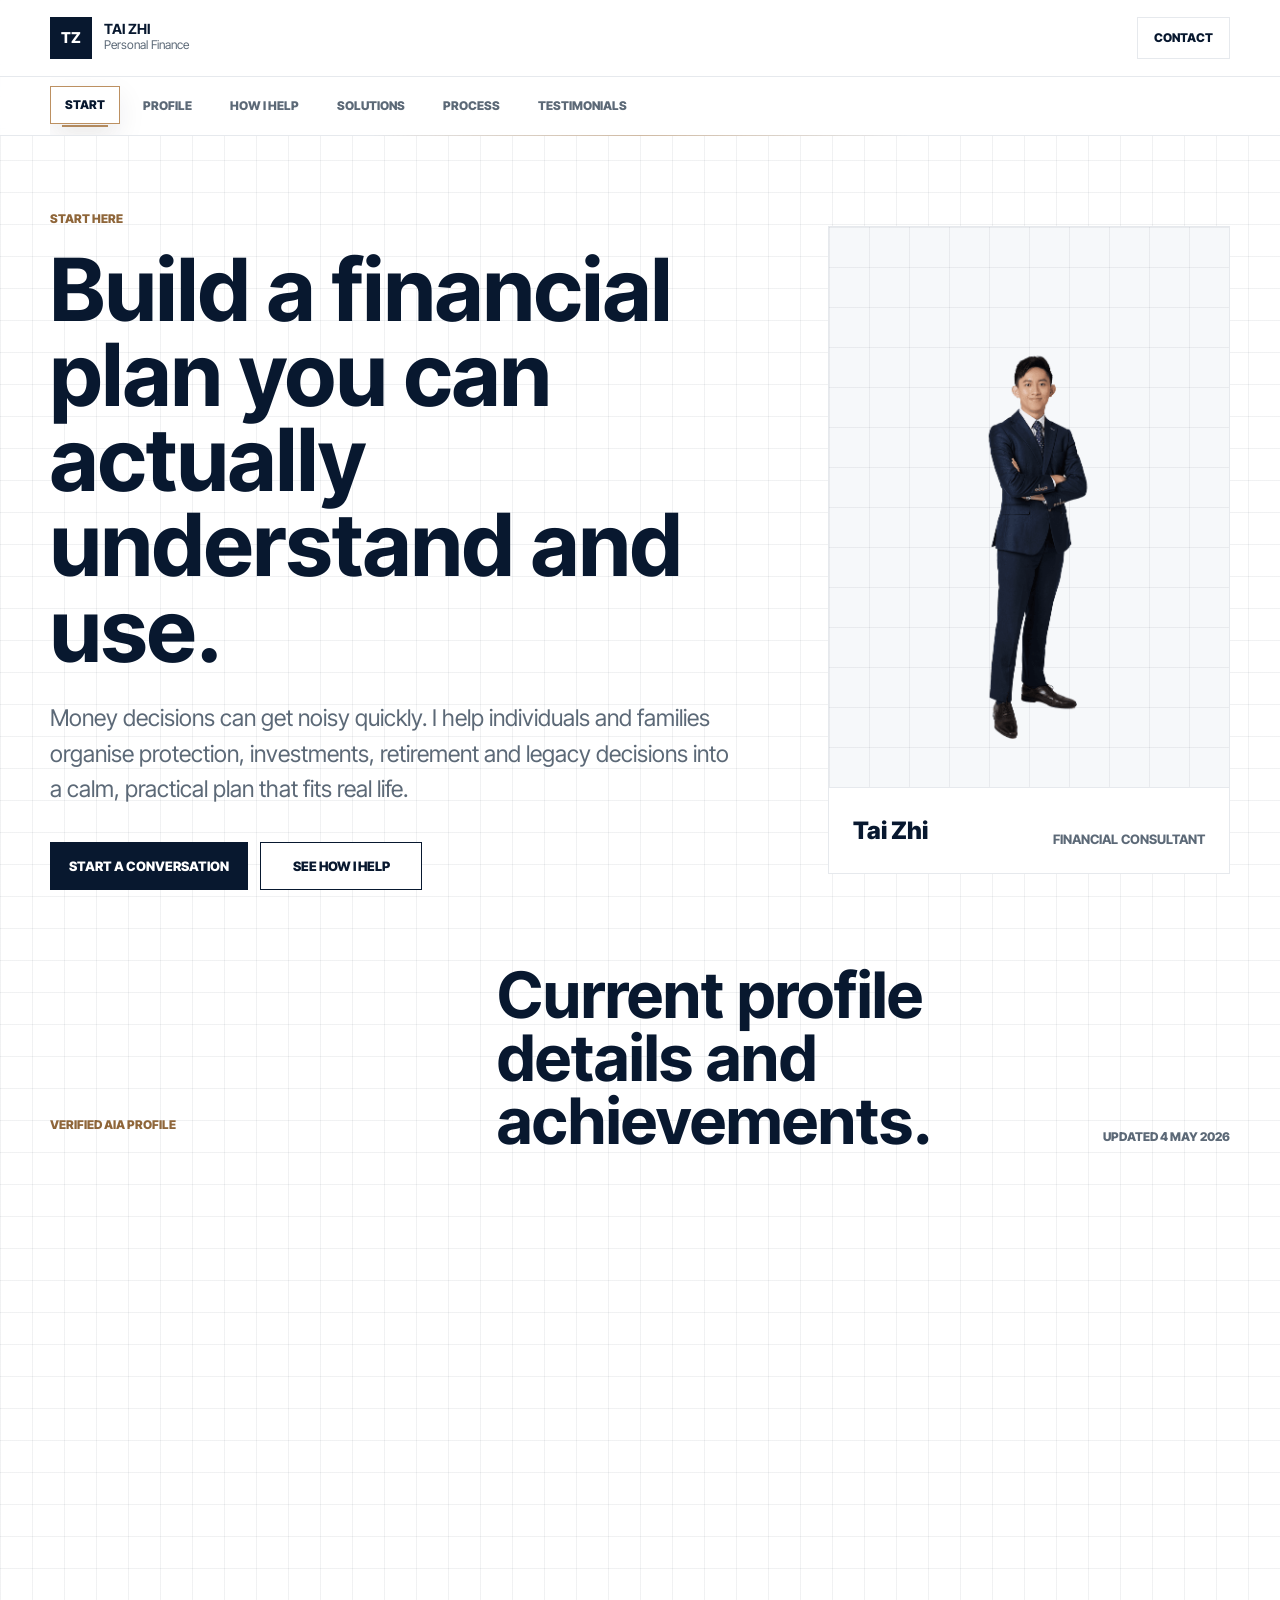
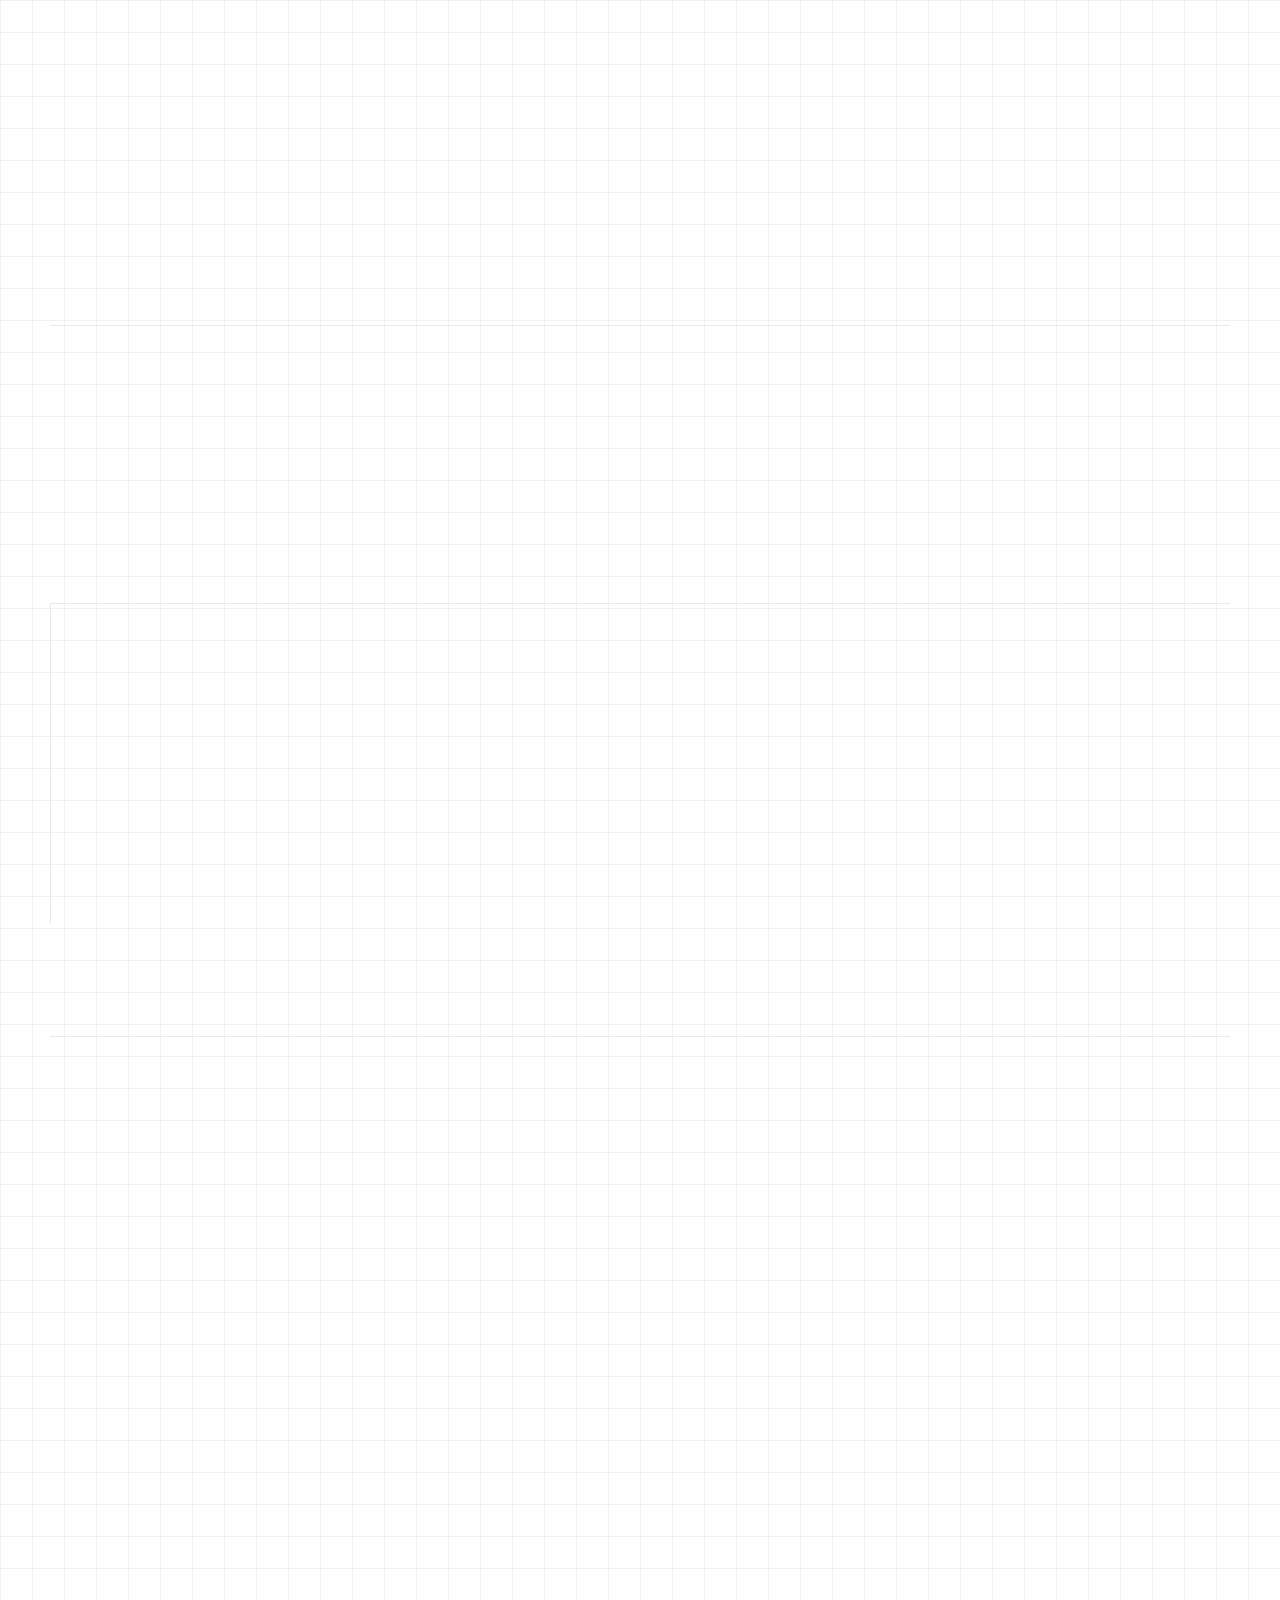
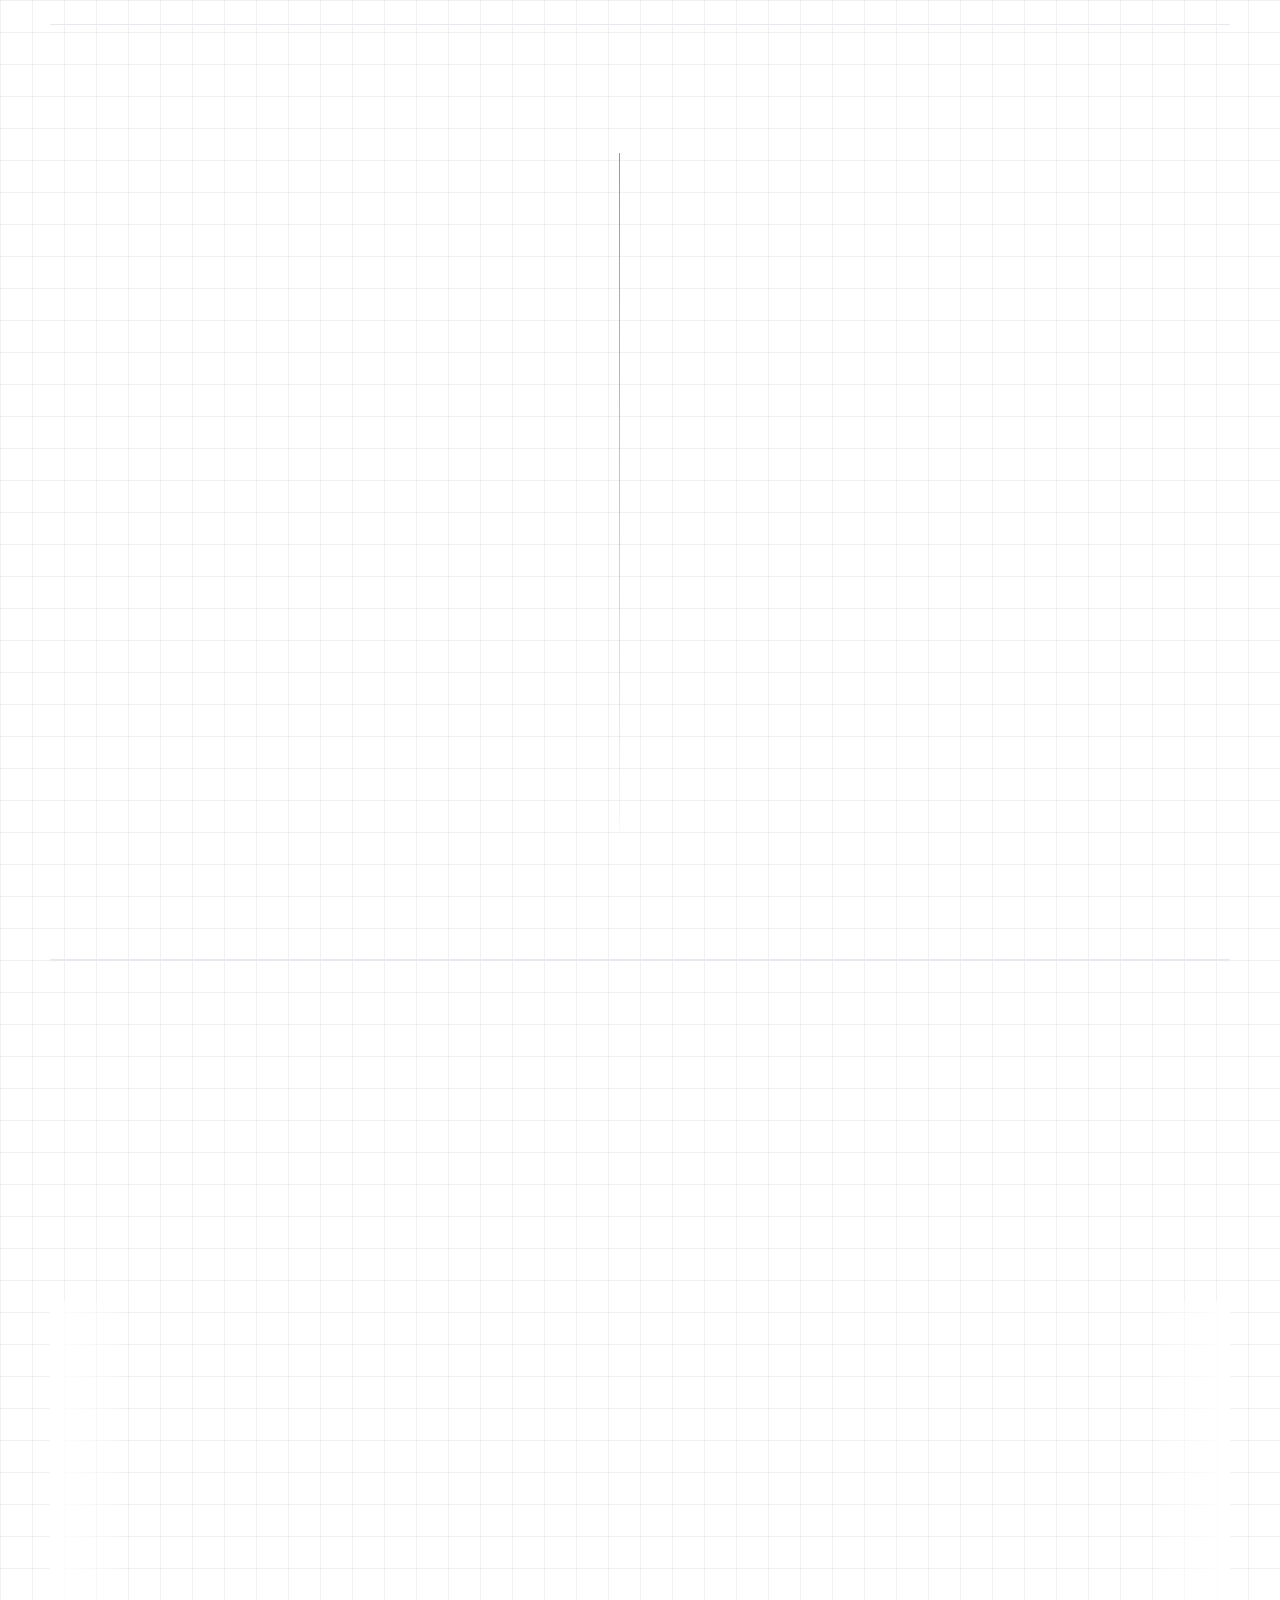
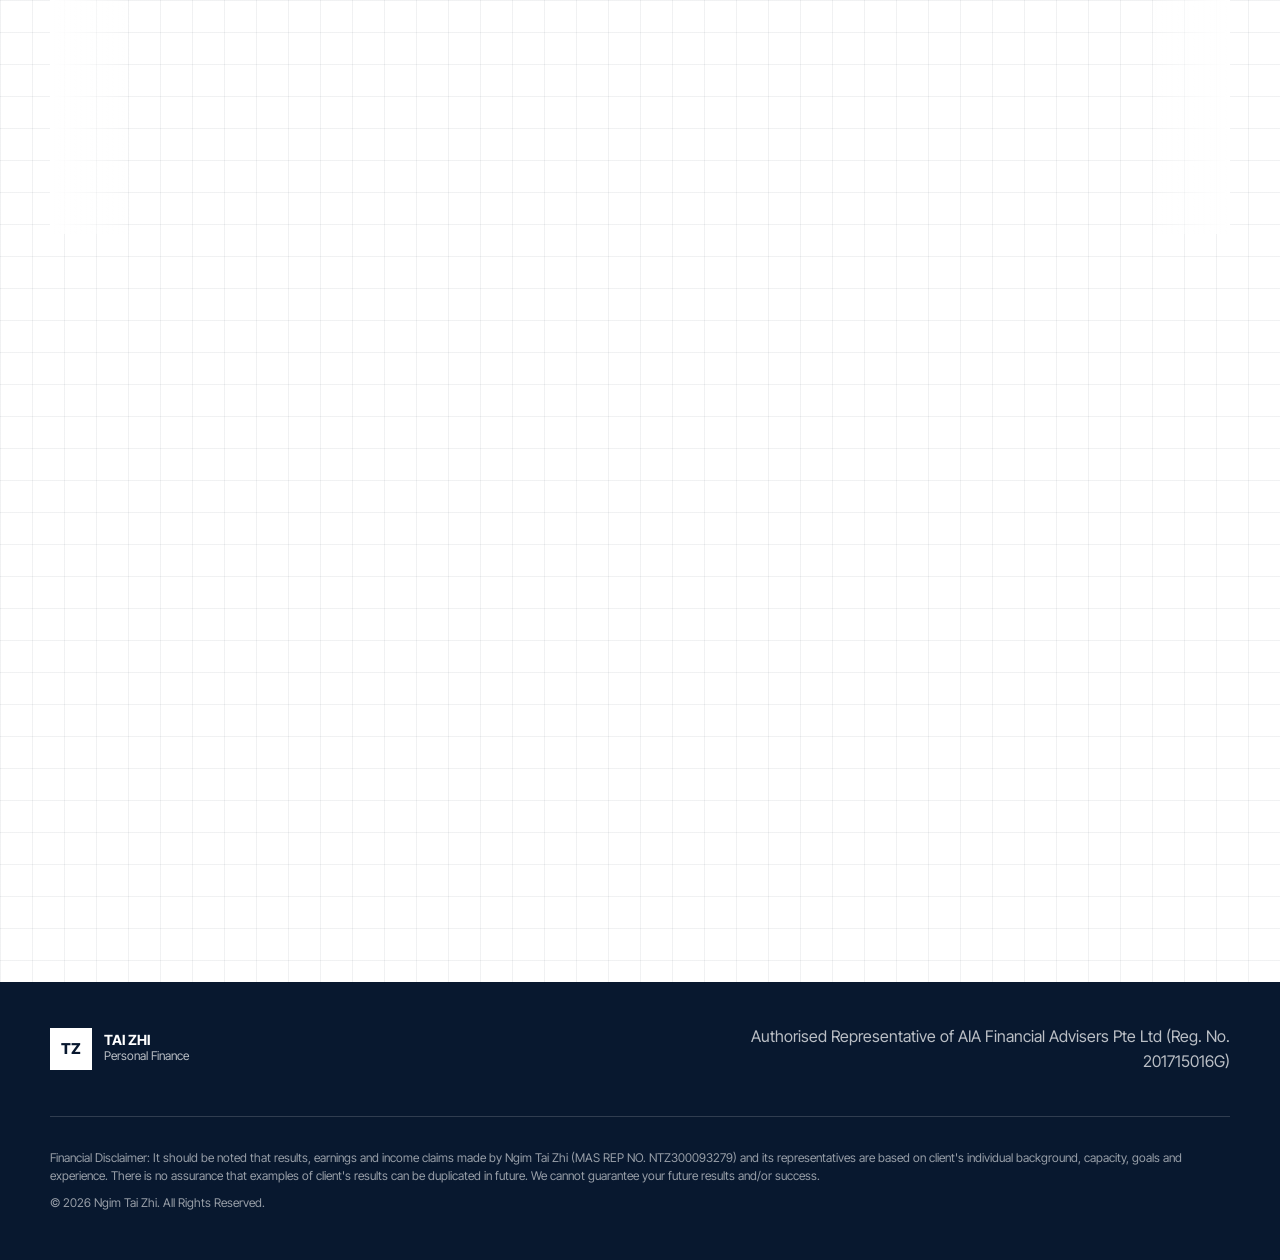
<file: index.html>
<!doctype html>
<html lang="en-SG">
  <head>
    <meta charset="utf-8">
    <meta name="viewport" content="width=device-width, initial-scale=1">
    <title>Ngim Tai Zhi | Personal Finance</title>
    <meta name="description" content="Friendly, structured financial planning with Ngim Tai Zhi, AIAFA Financial Services Consultant.">
    <meta property="og:title" content="Ngim Tai Zhi | Personal Finance">
    <meta property="og:description" content="Protection, investment, retirement and legacy planning made clearer.">
    <meta property="og:type" content="website">
    <meta property="og:image" content="assets/mirror/framerusercontent.com/images/7gYDsqdzxhE9u6Rc389NluDOKk.scale-down-to-1024.png">
    <meta name="theme-color" content="#08182f">
    <link rel="preconnect" href="https://fonts.googleapis.com">
    <link rel="preconnect" href="https://fonts.gstatic.com" crossorigin>
    <link href="https://fonts.googleapis.com/css2?family=Inter+Tight:wght@400;500;600;700;800;900&display=swap" rel="stylesheet">
    <link rel="stylesheet" href="assets/redesign.css?v=20260504-process-checks-2">
    <script async src="https://www.googletagmanager.com/gtag/js?id=G-VYE7EDQP5F"></script>
    <script>
      window.dataLayer = window.dataLayer || [];
      function gtag(){window.dataLayer.push(arguments);}
      gtag("js", new Date());
      gtag("config", "G-VYE7EDQP5F");
    </script>
  </head>
  <body>
    <a class="skip-link" href="#main">Skip to content</a>

    <header class="site-header" data-header>
      <nav class="nav-shell" aria-label="Primary navigation">
        <a class="brand" href="#top" aria-label="Ngim Tai Zhi home">
          <span class="brand-mark">TZ</span>
          <span class="brand-text">
            <strong>Tai Zhi</strong>
            <small>Personal Finance</small>
          </span>
        </a>
        <a class="header-cta" href="https://wa.me/6597721028" target="_blank" rel="noopener">Contact</a>
      </nav>
    </header>

    <nav class="section-tabs" aria-label="Page sections">
      <div class="tab-inner">
        <a class="tab-link is-active" href="#top" data-tab-link>Start</a>
        <a class="tab-link" href="#profile" data-tab-link>Profile</a>
        <a class="tab-link" href="#services" data-tab-link>How I Help</a>
        <a class="tab-link" href="#products" data-tab-link>Solutions</a>
        <a class="tab-link" href="#method" data-tab-link>Process</a>
        <a class="tab-link" href="#testimonials" data-tab-link>Testimonials</a>
      </div>
    </nav>

    <main id="main">
      <section class="hero" id="top" aria-labelledby="hero-title">
        <div class="hero-copy">
          <p class="eyebrow">Start here</p>
          <h1 id="hero-title">Build a financial plan you can actually understand and use.</h1>
          <p class="hero-lede">
            Money decisions can get noisy quickly. I help individuals and families organise protection, investments, retirement and legacy decisions into a calm, practical plan that fits real life.
          </p>
          <div class="hero-actions">
            <a class="button button-primary" href="https://wa.me/6597721028" target="_blank" rel="noopener">Start a conversation</a>
            <a class="button button-secondary" href="#services">See how I help</a>
          </div>
        </div>
        <aside class="hero-card" aria-label="Tai Zhi profile summary">
          <div class="portrait-frame">
            <img src="assets/mirror/framerusercontent.com/images/7gYDsqdzxhE9u6Rc389NluDOKk.scale-down-to-1024.png" alt="Ngim Tai Zhi">
          </div>
          <div class="profile-mini">
            <p data-aia-name>Tai Zhi</p>
            <span data-aia-role>Financial Consultant</span>
          </div>
        </aside>
      </section>

      <section class="profile-proof scroll-section" id="profile" aria-labelledby="profile-proof-title">
        <div class="profile-proof-heading">
          <p class="eyebrow">Verified AIA profile</p>
          <h2 id="profile-proof-title">Current profile details and achievements.</h2>
          <p data-aia-synced>Updated 4 May 2026</p>
        </div>
        <div class="profile-proof-card">
          <div class="profile-stats" data-aia-stats>
            <article class="stat-card is-relationship"><em>Client base</em><strong>197</strong><span>Total clients</span></article>
            <article class="stat-card is-relationship"><em>Policies</em><strong>436</strong><span>Total policies</span></article>
            <article class="stat-card is-claims"><em>Claims</em><strong>320</strong><span>Claims approved</span></article>
            <article class="stat-card is-claims"><em>Claims</em><strong>SGD 430.4 k</strong><span>Claims value</span></article>
            <article class="stat-card is-coverage"><em>Protection value</em><strong>SGD 47.0 m</strong><span>Sum assured (Death)</span></article>
            <article class="stat-card is-coverage"><em>Protection value</em><strong>SGD 45.1 m</strong><span>Sum assured (Total permanent disability)</span></article>
            <article class="stat-card is-coverage"><em>Protection value</em><strong>SGD 53.2 m</strong><span>Sum assured (Critical illness)</span></article>
          </div>
          <div class="achievement-list" data-aia-achievements>
            <article>
              <div><h3>MDRT</h3><p>Last achieved in 2026</p></div>
              <span>4-time achiever</span>
            </article>
            <article>
              <div><h3>PRESTIGE TITANIUM</h3><p>Last achieved in 2026</p></div>
              <span>3-time achiever</span>
            </article>
            <article>
              <div><h3>CAREER AGENT BENEFIT</h3><p>Last achieved in 2025</p></div>
              <span>2-time achiever</span>
            </article>
            <article>
              <div><h3>CENTURION</h3><p>Last achieved in 2025</p></div>
            </article>
            <article>
              <div><h3>CONVENTION</h3><p>Last achieved in 2025</p></div>
            </article>
          </div>
        </div>
      </section>

      <section class="section services-section scroll-section" id="services" aria-labelledby="services-title">
        <div class="section-heading">
          <p class="eyebrow">How I help</p>
          <h2 id="services-title">Where I help clients create clarity.</h2>
        </div>
        <div class="service-grid">
          <article>
            <span>01</span>
            <h3>Protection planning</h3>
            <p>Clarify what should be protected, where the gaps are and whether existing policies still fit your life today.</p>
          </article>
          <article>
            <span>02</span>
            <h3>Investment planning</h3>
            <p>Build an allocation approach around goals, time horizon, risk comfort and the discipline needed to stay invested.</p>
          </article>
          <article>
            <span>03</span>
            <h3>Retirement readiness</h3>
            <p>Turn future lifestyle goals into practical savings, income and review milestones.</p>
          </article>
          <article>
            <span>04</span>
            <h3>Estate distribution</h3>
            <p>Think through liquidity, beneficiaries and the people your plan is meant to care for.</p>
          </article>
        </div>
      </section>

      <section class="section product-section scroll-section" id="products" aria-labelledby="products-title">
        <div class="section-heading">
          <p class="eyebrow">Solutions</p>
          <h2 id="products-title">Product options grouped around real planning needs.</h2>
        </div>
        <div class="offering-cards" data-offerings>
          <article class="offering-card">
            <button class="offering-trigger" type="button" aria-expanded="false">
              <span>
                <small>Personal</small>
                For individuals and families
              </span>
              <span class="chevron" aria-hidden="true"></span>
            </button>
            <div class="offering-content">
              <div>
                <h3>Protection</h3>
                <ul>
                  <li>Life insurance</li>
                  <li>Critical illness insurance</li>
                  <li>Accident and health insurance</li>
                  <li>Disability insurance</li>
                  <li>Travel insurance</li>
                </ul>
              </div>
              <div>
                <h3>Savings and investments</h3>
                <ul>
                  <li>Investment-linked plans</li>
                  <li>Savings and endowment plans</li>
                  <li>Retirement payout plans</li>
                  <li>Legacy plans</li>
                </ul>
              </div>
            </div>
          </article>
          <article class="offering-card">
            <button class="offering-trigger" type="button" aria-expanded="false">
              <span>
                <small>Employee</small>
                For teams and staff benefits
              </span>
              <span class="chevron" aria-hidden="true"></span>
            </button>
            <div class="offering-content">
              <div>
                <h3>Group benefits</h3>
                <ul>
                  <li>Group life insurance</li>
                  <li>Group critical illness insurance</li>
                  <li>Group accident and health insurance</li>
                  <li>Group outpatient GP coverage</li>
                  <li>Group dental insurance</li>
                  <li>Group foreign worker insurance</li>
                  <li>Group business travel insurance</li>
                </ul>
              </div>
            </div>
          </article>
          <article class="offering-card">
            <button class="offering-trigger" type="button" aria-expanded="false">
              <span>
                <small>Commercial</small>
                For business protection
              </span>
              <span class="chevron" aria-hidden="true"></span>
            </button>
            <div class="offering-content">
              <div>
                <h3>Business coverage</h3>
                <ul>
                  <li>Property insurance</li>
                  <li>Liability insurance</li>
                  <li>Motor insurance</li>
                  <li>Construction insurance</li>
                </ul>
              </div>
            </div>
          </article>
        </div>
      </section>

      <section class="method-section scroll-section" id="method" aria-labelledby="method-title">
        <div class="method-heading">
          <p class="eyebrow">How we work</p>
          <h2 id="method-title">A simple rhythm for decisions you can stand behind.</h2>
          <div class="planning-flow" aria-hidden="true">
            <div class="flow-line"></div>
            <span class="flow-node flow-node-one">Protect</span>
            <span class="flow-node flow-node-two">Grow</span>
            <span class="flow-node flow-node-three">Retire</span>
            <span class="flow-node flow-node-four">Legacy</span>
          </div>
        </div>
        <div class="process-display" role="list">
          <article class="process-card" role="listitem">
            <span class="process-check" aria-hidden="true"></span>
            <span>Discover</span>
            <h3>Start with your life, not a product.</h3>
            <p>We map your goals, commitments, family context and current arrangements before discussing options.</p>
          </article>
          <article class="process-card" role="listitem">
            <span class="process-check" aria-hidden="true"></span>
            <span>Design</span>
            <h3>Turn trade-offs into clear choices.</h3>
            <p>You see what each path solves, what it costs and where it may need review later.</p>
          </article>
          <article class="process-card" role="listitem">
            <span class="process-check" aria-hidden="true"></span>
            <span>Implement</span>
            <h3>Put the agreed plan in motion.</h3>
            <p>Applications, documentation and follow-through are handled cleanly so decisions become action.</p>
          </article>
          <article class="process-card" role="listitem">
            <span class="process-check" aria-hidden="true"></span>
            <span>Review</span>
            <h3>Keep the plan useful over time.</h3>
            <p>We revisit your plan as income, family needs, priorities and market conditions change.</p>
          </article>
        </div>
      </section>

      <section class="section testimonial-section scroll-section" id="testimonials" aria-labelledby="testimonials-title">
        <div class="section-heading">
          <p class="eyebrow">What clients value</p>
          <h2 id="testimonials-title">A planning experience that feels practical, clear and personal.</h2>
        </div>
        <div class="testimonial-carousel" aria-label="Client testimonial carousel">
          <div class="testimonial-track">
            <figure class="testimonial-card">
              <blockquote>“Tai Zhi has been a great friend and advisor to us. As a freshly graduated couple, we were unsure of what to do with our income. He sat down with us to not just plan, but also to understand our habits, needs and wants. Tai Zhi also took time to explain to us the different investments and insurances thoroughly suited to our life and is always available to answer our queries.”</blockquote>
              <figcaption><strong>Xue Qi and Wei Ren</strong><span>Engineer and Software Engineer</span></figcaption>
            </figure>
            <figure class="testimonial-card">
              <blockquote>“Tai Zhi has proven to be a highly reliable advisor thus far. Really appreciate his eagerness to provide up-to-date information on financial markets, and the best deals out there! (i.e. great credit cards for miles). He is very knowledgeable in his field and is always able to give a comprehensive comparison of the various plans out there and how each of them matches up with my goals.”</blockquote>
              <figcaption><strong>Kai Yang</strong><span>Software Engineer</span></figcaption>
            </figure>
            <figure class="testimonial-card">
              <blockquote>“The past 5 years with Tai Zhi has been professional and delightful. He possesses a great understanding of personal finance and his ability to be analytical yet able to translate complex financial concepts into clear, actionable advice has been invaluable to me. He understands my goals, risk tolerance and preferences, tailoring a comprehensive financial plan that aligns perfectly with our needs. Tai Zhi also consistently keeps us informed about new developments concerning our portfolio to ensure it is well balanced and prudent, and would regularly offer proactive advice on new developments. He remains easily reachable and approachable all these years!”</blockquote>
              <figcaption><strong>Cyrus and Merjorie</strong><span>Software Engineer and Product Manager</span></figcaption>
            </figure>
            <figure class="testimonial-card">
              <blockquote>“Working with Tai Zhi over the past couple of years has not only brought significant tranquility to my financial life but also added a layer of trust and reliability that is hard to find. His profound expertise in financial planning and investment is evident, yet what strikes me most is his humility and honesty when faced with uncertainties, and always ensuring to seek out answers diligently. I experience peace of mind knowing that my finances are in his capable hands, is invaluable and allows me to focus on other aspects of life without any underlying worry about!”</blockquote>
              <figcaption><strong>Chester</strong><span>Software Engineer</span></figcaption>
            </figure>
            <figure class="testimonial-card" aria-hidden="true">
              <blockquote>“Tai Zhi has been a great friend and advisor to us. As a freshly graduated couple, we were unsure of what to do with our income. He sat down with us to not just plan, but also to understand our habits, needs and wants. Tai Zhi also took time to explain to us the different investments and insurances thoroughly suited to our life and is always available to answer our queries.”</blockquote>
              <figcaption><strong>Xue Qi and Wei Ren</strong><span>Engineer and Software Engineer</span></figcaption>
            </figure>
            <figure class="testimonial-card" aria-hidden="true">
              <blockquote>“Tai Zhi has proven to be a highly reliable advisor thus far. Really appreciate his eagerness to provide up-to-date information on financial markets, and the best deals out there! (i.e. great credit cards for miles). He is very knowledgeable in his field and is always able to give a comprehensive comparison of the various plans out there and how each of them matches up with my goals.”</blockquote>
              <figcaption><strong>Kai Yang</strong><span>Software Engineer</span></figcaption>
            </figure>
            <figure class="testimonial-card" aria-hidden="true">
              <blockquote>“The past 5 years with Tai Zhi has been professional and delightful. He possesses a great understanding of personal finance and his ability to be analytical yet able to translate complex financial concepts into clear, actionable advice has been invaluable to me. He understands my goals, risk tolerance and preferences, tailoring a comprehensive financial plan that aligns perfectly with our needs. Tai Zhi also consistently keeps us informed about new developments concerning our portfolio to ensure it is well balanced and prudent, and would regularly offer proactive advice on new developments. He remains easily reachable and approachable all these years!”</blockquote>
              <figcaption><strong>Cyrus and Merjorie</strong><span>Software Engineer and Product Manager</span></figcaption>
            </figure>
            <figure class="testimonial-card" aria-hidden="true">
              <blockquote>“Working with Tai Zhi over the past couple of years has not only brought significant tranquility to my financial life but also added a layer of trust and reliability that is hard to find. His profound expertise in financial planning and investment is evident, yet what strikes me most is his humility and honesty when faced with uncertainties, and always ensuring to seek out answers diligently. I experience peace of mind knowing that my finances are in his capable hands, is invaluable and allows me to focus on other aspects of life without any underlying worry about!”</blockquote>
              <figcaption><strong>Chester</strong><span>Software Engineer</span></figcaption>
            </figure>
          </div>
        </div>
      </section>

      <section class="section profile-section scroll-section" aria-labelledby="profile-title">
        <article class="about-card">
          <p class="eyebrow">About me</p>
          <h2 id="profile-title">Planning advice that stays practical.</h2>
          <p>
            I work best with clients who want to be thoughtful with money, but do not want financial planning to feel overwhelming. My role is to give structure to the conversation, explain trade-offs clearly, and help you move forward with decisions that fit your life.
          </p>
          <a href="https://www.aia.com.sg/en/agent-profile?cd=011&q=xc30d040903027e3aa989713403fb74d23d01ea5ded1381c48278f7943a4037b4d7827c48d038cf7a2e228e761c1370c6a0d27c20cdddf482da065c3886e3b2bc9e1ad74a409c158d772cff60ab97&utm_source=ig&utm_medium=social&utm_content=link_in_bio" target="_blank" rel="noopener">View official AIA profile</a>
        </article>
      </section>

    </main>

    <a class="back-to-top" href="#top" aria-label="Return to top" title="Return to top">↑</a>

    <footer class="site-footer">
      <div class="footer-top">
        <a class="brand" href="#top" aria-label="Ngim Tai Zhi home">
          <span class="brand-mark">TZ</span>
          <span class="brand-text">
            <strong>Tai Zhi</strong>
            <small>Personal Finance</small>
          </span>
        </a>
        <p>Authorised Representative of AIA Financial Advisers Pte Ltd (Reg. No. 201715016G)</p>
      </div>
      <div class="legal">
        <p>Financial Disclaimer: It should be noted that results, earnings and income claims made by Ngim Tai Zhi (MAS REP NO. NTZ300093279) and its representatives are based on client's individual background, capacity, goals and experience. There is no assurance that examples of client's results can be duplicated in future. We cannot guarantee your future results and/or success.</p>
        <p>&copy; 2026 Ngim Tai Zhi. All Rights Reserved.</p>
      </div>
    </footer>

    <script src="assets/redesign.js?v=20260504-process-checks-2"></script>
  </body>
</html>
</file>
<file: assets/redesign.css>
:root {
  --blue: #08182f;
  --blue-2: #10294a;
  --gold: #bc9061;
  --gold-2: #8f663a;
  --ink: #17202a;
  --muted: #5c6977;
  --line: #e6e9ed;
  --soft: #f6f8fa;
  --white: #ffffff;
  --max: 1180px;
  --header-height: 76px;
  --tabs-height: 58px;
}

* {
  box-sizing: border-box;
}

html {
  scroll-behavior: smooth;
}

body {
  margin: 0;
  color: var(--ink);
  background:
    linear-gradient(rgba(8, 24, 47, 0.06) 1px, transparent 1px),
    linear-gradient(90deg, rgba(8, 24, 47, 0.06) 1px, transparent 1px),
    var(--white);
  background-size: 32px 32px;
  font-family: "Inter Tight", ui-sans-serif, system-ui, -apple-system, BlinkMacSystemFont, "Segoe UI", sans-serif;
  line-height: 1.55;
  text-rendering: optimizeLegibility;
}

body.nav-open {
  overflow: hidden;
}

img {
  max-width: 100%;
  display: block;
}

a {
  color: inherit;
  text-decoration: none;
}

.sr-only,
.skip-link {
  position: absolute;
  width: 1px;
  height: 1px;
  padding: 0;
  margin: -1px;
  overflow: hidden;
  clip: rect(0, 0, 0, 0);
  white-space: nowrap;
  border: 0;
}

.skip-link:focus {
  left: 16px;
  top: 16px;
  width: auto;
  height: auto;
  margin: 0;
  padding: 10px 14px;
  clip: auto;
  color: var(--white);
  background: var(--blue);
  z-index: 20;
}

.site-header {
  position: sticky;
  top: 0;
  z-index: 12;
  background: rgba(255, 255, 255, 0.94);
  border-bottom: 1px solid var(--line);
  backdrop-filter: blur(14px);
}

.nav-shell {
  width: min(var(--max), calc(100% - 48px));
  min-height: 76px;
  margin: 0 auto;
  display: flex;
  align-items: center;
  justify-content: space-between;
  gap: 24px;
}

.brand {
  display: inline-flex;
  align-items: center;
  gap: 12px;
  min-width: 0;
}

.brand-mark {
  width: 42px;
  height: 42px;
  display: grid;
  place-items: center;
  color: var(--white);
  background: var(--blue);
  font-size: 15px;
  font-weight: 800;
}

.brand-text {
  display: grid;
}

.brand-text strong {
  color: var(--blue);
  font-size: 14px;
  line-height: 1.1;
  text-transform: uppercase;
}

.brand-text small {
  color: var(--muted);
  font-size: 12px;
}

.header-cta {
  display: inline-flex;
  align-items: center;
  justify-content: center;
  min-height: 42px;
  padding: 0 16px;
  color: var(--blue);
  background: var(--white);
  border: 1px solid var(--line);
  font-size: 12px;
  font-weight: 850;
  text-transform: uppercase;
  transition: color 180ms ease, background 180ms ease, border-color 180ms ease;
}

.header-cta:hover,
.header-cta:focus-visible {
  color: var(--white);
  background: var(--blue);
  border-color: var(--blue);
}

.section-tabs {
  position: sticky;
  top: var(--header-height);
  z-index: 11;
  min-height: var(--tabs-height);
  background: rgba(255, 255, 255, 0.9);
  border-bottom: 1px solid var(--line);
  backdrop-filter: blur(14px);
}

.section-tabs::after {
  content: "";
  position: absolute;
  left: 0;
  right: 0;
  bottom: -1px;
  height: 1px;
  background: linear-gradient(90deg, transparent, rgba(188, 144, 97, 0.75), transparent);
  transform: scaleX(0.42);
  opacity: 0.7;
  animation: tabRailSweep 900ms ease both;
}

.tab-inner {
  position: relative;
  width: min(var(--max), calc(100% - 48px));
  min-height: var(--tabs-height);
  margin: 0 auto;
  display: flex;
  align-items: center;
  gap: 8px;
  overflow-x: auto;
  -webkit-overflow-scrolling: touch;
  scrollbar-width: none;
}

.tab-inner::-webkit-scrollbar {
  display: none;
}

.tab-link {
  position: relative;
  z-index: 1;
  flex: 0 0 auto;
  display: inline-flex;
  align-items: center;
  min-height: 38px;
  padding: 0 14px;
  color: var(--muted);
  border: 1px solid transparent;
  font-size: 12px;
  font-weight: 850;
  text-transform: uppercase;
  white-space: nowrap;
  overflow: hidden;
  transition: color 180ms ease, background 180ms ease, border-color 180ms ease, transform 180ms ease, box-shadow 180ms ease;
}

.tab-link::before {
  content: "";
  position: absolute;
  left: 12px;
  right: 12px;
  bottom: 7px;
  height: 2px;
  background: var(--gold);
  transform: scaleX(0);
  transform-origin: center;
  transition: transform 220ms ease;
}

.tab-link:hover,
.tab-link:focus-visible,
.tab-link.is-active {
  color: var(--blue);
  background: var(--white);
  border-color: var(--gold);
  box-shadow: 0 10px 28px rgba(8, 24, 47, 0.08);
  transform: translateY(-1px);
}

.tab-link:hover::before,
.tab-link:focus-visible::before,
.tab-link.is-activating::before {
  transform: scaleX(1);
}

.tab-link.is-activating {
  animation: tabPulse 360ms ease;
}

.tab-indicator {
  position: absolute;
  left: 0;
  bottom: 8px;
  z-index: 0;
  width: var(--tab-indicator-width, 0px);
  height: 2px;
  background: var(--gold);
  box-shadow: 0 0 18px rgba(188, 144, 97, 0.42);
  transform: translateX(var(--tab-indicator-x, 0px));
  transform-origin: left center;
  opacity: var(--tab-indicator-opacity, 0);
  transition: width 260ms ease, transform 260ms ease, opacity 180ms ease;
  pointer-events: none;
}

@keyframes tabRailSweep {
  from {
    opacity: 0;
    transform: scaleX(0);
  }
  to {
    opacity: 0.7;
    transform: scaleX(0.42);
  }
}

@keyframes tabPulse {
  50% {
    transform: translateY(-2px) scale(1.02);
  }
}

.hero {
  width: min(var(--max), calc(100% - 48px));
  min-height: calc(100vh - var(--header-height) - var(--tabs-height));
  margin: 0 auto;
  display: grid;
  grid-template-columns: minmax(0, 1.1fr) minmax(320px, 0.62fr);
  gap: 64px;
  align-items: center;
  padding: 74px 0;
  scroll-margin-top: calc(var(--header-height) + var(--tabs-height) + 24px);
}

.hero-copy {
  max-width: 790px;
}

.eyebrow,
.section-label {
  margin: 0 0 18px;
  color: var(--gold-2);
  font-size: 12px;
  font-weight: 850;
  text-transform: uppercase;
}

.hero h1,
.profile-proof-heading h2,
.section-heading h2,
.method-heading h2,
.profile-panel h2 {
  margin: 0;
  color: var(--blue);
  font-size: clamp(44px, 6.8vw, 96px);
  line-height: 0.98;
  letter-spacing: 0;
}

.hero-lede {
  max-width: 680px;
  margin: 28px 0 0;
  color: var(--muted);
  font-size: clamp(18px, 2vw, 23px);
}

.hero-actions {
  display: flex;
  flex-wrap: wrap;
  gap: 12px;
  margin-top: 34px;
}

.button {
  min-height: 48px;
  min-width: 162px;
  display: inline-flex;
  align-items: center;
  justify-content: center;
  padding: 13px 18px;
  border: 1px solid var(--blue);
  font-size: 13px;
  font-weight: 850;
  text-transform: uppercase;
  transition: color 180ms ease, background 180ms ease, border-color 180ms ease, transform 180ms ease;
}

.button:hover,
.button:focus-visible {
  transform: translateY(-2px);
}

.button-primary {
  color: var(--white);
  background: var(--blue);
}

.button-primary:hover,
.button-primary:focus-visible {
  background: var(--blue-2);
}

.button-secondary {
  color: var(--blue);
  background: var(--white);
}

.button-secondary:hover,
.button-secondary:focus-visible {
  color: var(--white);
  background: var(--gold);
  border-color: var(--gold);
}

.hero-card {
  align-self: center;
  display: grid;
  grid-template-rows: 1fr auto;
  min-height: 0;
  background: var(--white);
  border: 1px solid var(--line);
}

.portrait-frame {
  position: relative;
  display: flex;
  align-items: end;
  justify-content: center;
  min-height: 560px;
  overflow: visible;
  background:
    linear-gradient(90deg, rgba(8, 24, 47, 0.06) 1px, transparent 1px),
    linear-gradient(180deg, rgba(8, 24, 47, 0.06) 1px, transparent 1px),
    var(--soft);
  background-size: 40px 40px;
}

.portrait-frame img {
  width: min(82%, 360px);
  height: auto;
  margin-top: 24px;
}

.profile-mini {
  display: flex;
  align-items: end;
  justify-content: space-between;
  gap: 18px;
  padding: 24px;
  border-top: 1px solid var(--line);
  background: var(--white);
}

.profile-mini p {
  margin: 0;
  color: var(--blue);
  font-size: 24px;
  font-weight: 850;
}

.profile-mini span {
  color: var(--muted);
  font-size: 13px;
  font-weight: 750;
  text-align: right;
  text-transform: uppercase;
}

.profile-proof {
  width: min(var(--max), calc(100% - 48px));
  margin: 0 auto 36px;
  display: grid;
  gap: 24px;
  padding: 0 0 92px;
  border-bottom: 1px solid var(--line);
}

.profile-proof-heading {
  display: grid;
  grid-template-columns: minmax(0, 0.72fr) minmax(0, 1fr) auto;
  gap: 36px;
  align-items: end;
}

.profile-proof-heading h2 {
  font-size: clamp(34px, 4.6vw, 68px);
}

.profile-proof-heading p:last-child {
  margin: 0 0 6px;
  color: var(--muted);
  font-size: 12px;
  font-weight: 850;
  text-align: right;
  text-transform: uppercase;
}

.profile-proof-card {
  background: transparent;
}

.profile-data dl {
  margin: 0;
  display: grid;
  gap: 0;
}

.profile-data div {
  display: grid;
  grid-template-columns: 128px 1fr;
  gap: 18px;
  padding: 17px 0;
  border-bottom: 1px solid var(--line);
}

.profile-data div:first-child {
  border-top: 1px solid var(--line);
}

.profile-data dt {
  color: var(--muted);
  font-size: 12px;
  font-weight: 850;
  text-transform: uppercase;
}

.profile-data dd {
  margin: 0;
  color: var(--blue);
  font-weight: 800;
}

.profile-data a,
.about-card a {
  color: var(--blue);
  text-decoration: underline;
  text-decoration-color: var(--gold);
  text-underline-offset: 4px;
}

.profile-stats {
  display: grid;
  grid-template-columns: repeat(12, minmax(0, 1fr));
  gap: 14px;
}

.stat-card {
  position: relative;
  grid-column: span 3;
  min-height: 178px;
  display: flex;
  flex-direction: column;
  justify-content: space-between;
  padding: 28px;
  background: var(--white);
  border: 1px solid var(--line);
  box-shadow: 0 16px 46px rgba(8, 24, 47, 0.06);
  overflow: hidden;
  transition: transform 180ms ease, border-color 180ms ease, box-shadow 180ms ease;
}

.stat-card::before {
  content: "";
  position: absolute;
  top: 0;
  left: 0;
  right: 0;
  height: 4px;
  background: var(--gold);
}

.stat-card.is-coverage {
  grid-column: span 4;
  min-height: 210px;
}

.stat-card.is-coverage::before {
  background: #1d6fd8;
}

.stat-card.is-claims::before {
  background: var(--blue);
}

.stat-card:hover {
  transform: translateY(-3px);
  border-color: rgba(188, 144, 97, 0.58);
  box-shadow: 0 22px 64px rgba(8, 24, 47, 0.1);
}

.stat-card em {
  position: relative;
  z-index: 1;
  color: var(--gold-2);
  font-size: 12px;
  font-style: normal;
  font-weight: 850;
  text-transform: uppercase;
}

.stat-card strong {
  position: relative;
  z-index: 1;
  display: block;
  color: #1d6fd8;
  font-size: clamp(32px, 4.8vw, 58px);
  font-variant-numeric: tabular-nums;
  line-height: 1;
}

.stat-card.is-claims strong {
  color: var(--blue);
}

.stat-card span {
  position: relative;
  z-index: 1;
  display: block;
  margin-top: 28px;
  color: var(--muted);
  font-size: 15px;
  font-weight: 750;
  line-height: 1.08;
  text-transform: uppercase;
}

.achievement-list {
  display: grid;
  grid-template-columns: repeat(5, minmax(0, 1fr));
  gap: 14px;
  margin-top: 16px;
  background: transparent;
}

.achievement-list article {
  position: relative;
  display: grid;
  align-content: space-between;
  gap: 20px;
  min-height: 178px;
  padding: 24px;
  background: var(--white);
  border: 1px solid var(--line);
  box-shadow: 0 16px 46px rgba(8, 24, 47, 0.06);
  overflow: hidden;
}

.achievement-list article::before {
  content: "";
  position: absolute;
  inset: 0 auto 0 0;
  width: 4px;
  background: var(--gold);
}

.achievement-list h3 {
  position: relative;
  z-index: 1;
  max-width: 86%;
  margin: 0;
  color: var(--blue);
  font-size: 20px;
  line-height: 1.08;
}

.achievement-list p,
.achievement-list span {
  position: relative;
  z-index: 1;
  margin: 5px 0 0;
  color: var(--muted);
  font-size: 16px;
}

.achievement-list span {
  justify-self: start;
  margin: 0;
  padding: 8px 10px;
  color: var(--blue);
  font-size: 12px;
  font-weight: 850;
  text-align: left;
  text-transform: uppercase;
  background: rgba(188, 144, 97, 0.13);
  border: 1px solid rgba(188, 144, 97, 0.28);
}

.section,
.method-section,
.scroll-section {
  width: min(var(--max), calc(100% - 48px));
  margin: 0 auto;
}

.scroll-section {
  scroll-margin-top: calc(var(--header-height) + var(--tabs-height) + 28px);
}

.reveal {
  opacity: 0;
  transform: translateY(26px);
  transition: opacity 620ms ease, transform 620ms ease;
  transition-delay: var(--reveal-delay, 0ms);
}

.reveal.is-visible {
  opacity: 1;
  transform: translateY(0);
}

.section {
  padding: 112px 0;
}

.intro-section {
  display: grid;
  grid-template-columns: 0.38fr minmax(0, 1fr);
  gap: 80px;
  border-bottom: 1px solid var(--line);
}

.intro-copy {
  max-width: 900px;
}

.profile-proof-heading h2,
.section-heading h2,
.method-heading h2,
.profile-panel h2 {
  font-size: clamp(36px, 5vw, 72px);
}

.profile-note {
  max-width: 680px;
  margin: 24px 0 0;
  color: var(--muted);
  font-size: 18px;
}

.section-heading {
  display: grid;
  grid-template-columns: 0.36fr minmax(0, 1fr);
  gap: 80px;
  align-items: end;
  margin-bottom: 40px;
}

.service-grid {
  display: grid;
  grid-template-columns: repeat(4, minmax(0, 1fr));
  border-top: 1px solid var(--line);
  border-left: 1px solid var(--line);
}

.service-grid article {
  min-height: 320px;
  padding: 28px;
  border-right: 1px solid var(--line);
  border-bottom: 1px solid var(--line);
  background: var(--white);
}

.service-grid span {
  color: var(--gold-2);
  font-size: 12px;
  font-weight: 850;
}

.service-grid h3 {
  margin: 82px 0 16px;
  color: var(--blue);
  font-size: 23px;
  line-height: 1.12;
}

.service-grid p {
  margin: 0;
  color: var(--muted);
}

.product-section {
  border-top: 1px solid var(--line);
}

.offering-cards {
  display: grid;
  grid-template-columns: repeat(3, minmax(0, 1fr));
  gap: 18px;
}

.offering-card {
  overflow: hidden;
  background: var(--white);
  border: 1px solid var(--line);
  box-shadow: 0 14px 42px rgba(8, 24, 47, 0.06);
  transition: transform 220ms ease, box-shadow 220ms ease, border-color 220ms ease;
}

.offering-card:hover {
  transform: translateY(-3px);
  border-color: rgba(188, 144, 97, 0.55);
  box-shadow: 0 20px 56px rgba(8, 24, 47, 0.1);
}

.offering-trigger {
  width: 100%;
  min-height: 118px;
  display: flex;
  align-items: center;
  justify-content: space-between;
  gap: 18px;
  padding: 24px;
  color: var(--blue);
  background: var(--white);
  border: 0;
  border-bottom: 1px solid var(--line);
  font: inherit;
  font-size: clamp(22px, 2.4vw, 30px);
  font-weight: 850;
  line-height: 1.05;
  text-align: left;
  cursor: pointer;
  transition: background 180ms ease, color 180ms ease;
}

.offering-trigger:hover,
.offering-trigger:focus-visible {
  background:
    linear-gradient(90deg, rgba(188, 144, 97, 0.16), transparent 46%),
    var(--white);
}

.offering-trigger small {
  display: block;
  margin-bottom: 8px;
  color: var(--gold-2);
  font-size: 12px;
  font-weight: 850;
  text-transform: uppercase;
}

.chevron {
  flex: 0 0 auto;
  width: 16px;
  height: 16px;
  border-top: 2px solid var(--gold-2);
  border-left: 2px solid var(--gold-2);
  transform: rotate(45deg) translateY(4px);
  transition: transform 220ms ease;
}

.offering-card:not(.is-open) .chevron {
  transform: rotate(225deg) translateY(-4px);
}

.offering-content {
  display: grid;
  gap: 28px;
  max-height: 760px;
  padding: 26px 28px 30px;
  background: var(--white);
  overflow: hidden;
  transition: max-height 260ms ease, padding 260ms ease;
}

.offering-card:not(.is-open) .offering-content {
  max-height: 0;
  padding-top: 0;
  padding-bottom: 0;
}

.offering-content div {
  padding-left: 16px;
  border-left: 3px solid rgba(188, 144, 97, 0.42);
}

.offering-content h3 {
  margin: 0 0 8px;
  color: var(--blue);
  font-size: 22px;
  line-height: 1.12;
}

.offering-content ul {
  margin: 0;
  padding-left: 18px;
  color: var(--muted);
}

.offering-content li + li {
  margin-top: 5px;
}

.method-section {
  display: grid;
  grid-template-columns: 0.86fr 1.14fr;
  gap: 70px;
  padding: 98px 0;
  border-top: 1px solid var(--line);
  border-bottom: 1px solid var(--line);
}

.method-heading {
  position: sticky;
  top: 108px;
  align-self: start;
}

.planning-flow {
  position: relative;
  min-height: 220px;
  margin-top: 34px;
  background:
    linear-gradient(90deg, rgba(8, 24, 47, 0.04) 1px, transparent 1px),
    linear-gradient(180deg, rgba(8, 24, 47, 0.04) 1px, transparent 1px),
    var(--white);
  background-size: 28px 28px;
  border: 1px solid var(--line);
  box-shadow: 0 16px 46px rgba(8, 24, 47, 0.06);
  overflow: hidden;
}

.planning-flow::before {
  content: "";
  position: absolute;
  inset: 20px;
  border: 1px solid rgba(188, 144, 97, 0.2);
}

.planning-flow::after {
  content: "";
  position: absolute;
  inset: -45% auto auto -30%;
  width: 64%;
  height: 150%;
  background: linear-gradient(90deg, transparent, rgba(188, 144, 97, 0.1), transparent);
  transform: rotate(18deg);
  animation: flowSweep 7.2s ease-in-out infinite;
}

.flow-line {
  position: absolute;
  left: 15%;
  right: 15%;
  top: 50%;
  height: 1px;
  z-index: 0;
  background: linear-gradient(90deg, rgba(188, 144, 97, 0.15), var(--gold), rgba(29, 111, 216, 0.58), rgba(188, 144, 97, 0.15));
  transform: translateY(-50%);
}

.flow-line::after {
  content: "";
  position: absolute;
  inset: -2px auto -2px 0;
  width: 24%;
  background: linear-gradient(90deg, transparent, rgba(29, 111, 216, 0.74), transparent);
  animation: flowPulse 5.2s linear infinite;
}

.flow-node {
  position: absolute;
  z-index: 1;
  min-width: 92px;
  padding: 9px 12px;
  color: var(--blue);
  background: var(--white);
  border: 1px solid rgba(188, 144, 97, 0.38);
  box-shadow: 0 12px 30px rgba(8, 24, 47, 0.07);
  font-size: 12px;
  font-weight: 850;
  text-align: center;
  text-transform: uppercase;
  animation: nodeFloat 5.8s ease-in-out infinite;
}

.flow-node::before {
  content: "";
  position: absolute;
  left: 50%;
  top: -16px;
  width: 8px;
  height: 8px;
  background: var(--gold);
  box-shadow: 0 0 0 6px rgba(188, 144, 97, 0.1);
  transform: translateX(-50%);
}

.flow-node-one {
  left: 9%;
  top: 30%;
}

.flow-node-two {
  left: 34%;
  top: 57%;
  animation-delay: -1.2s;
}

.flow-node-three {
  right: 28%;
  top: 31%;
  animation-delay: -2.4s;
}

.flow-node-four {
  right: 8%;
  top: 56%;
  animation-delay: -3.5s;
}

.process-display {
  position: relative;
  display: grid;
  gap: 14px;
  padding: 10px 0;
}

.process-display::before {
  content: "";
  position: absolute;
  top: 30px;
  bottom: 30px;
  left: 22px;
  width: 1px;
  background: linear-gradient(180deg, var(--gold), rgba(188, 144, 97, 0.08));
}

.process-card {
  position: relative;
  display: grid;
  gap: 10px;
  padding: 24px 26px 24px 76px;
  background: var(--white);
  border: 1px solid var(--line);
  box-shadow: 0 16px 46px rgba(8, 24, 47, 0.06);
  transition: transform 220ms ease, border-color 220ms ease, box-shadow 220ms ease;
}

.process-card::before {
  content: "";
  position: absolute;
  top: 24px;
  left: 12px;
  width: 23px;
  height: 23px;
  background: rgba(188, 144, 97, 0.1);
  opacity: 0;
  transform: scale(0.78);
  transition: opacity 220ms ease, transform 220ms ease, background 220ms ease;
}

.process-card::after {
  content: "";
  position: absolute;
  top: 34px;
  left: 41px;
  width: 22px;
  height: 1px;
  background: var(--gold);
  transition: background 220ms ease, width 220ms ease;
}

.process-card:hover {
  transform: translateX(4px);
  border-color: rgba(188, 144, 97, 0.62);
  box-shadow: 0 22px 60px rgba(8, 24, 47, 0.1);
}

.process-card.is-current {
  border-color: rgba(29, 111, 216, 0.46);
  box-shadow: 0 22px 62px rgba(8, 24, 47, 0.11);
}

.process-card.is-current::before {
  background: rgba(29, 111, 216, 0.1);
  opacity: 1;
  transform: scale(1);
  animation: processPulse 1.8s ease-in-out infinite;
}

.process-card:hover::before {
  opacity: 1;
  transform: scale(1);
}

.process-card.is-current::after {
  width: 28px;
  background: #1d6fd8;
}

.process-check {
  position: absolute;
  top: 23px;
  left: 11px;
  z-index: 1;
  width: 25px;
  height: 25px;
  display: grid;
  place-items: center;
  background: var(--white);
  border: 2px solid var(--gold);
  box-shadow: 0 0 0 7px rgba(188, 144, 97, 0.12);
  overflow: hidden;
  transition: background 220ms ease, border-color 220ms ease, box-shadow 220ms ease, transform 220ms ease;
}

.process-check::before {
  content: "";
  width: 8px;
  height: 14px;
  border-right: 3px solid var(--white);
  border-bottom: 3px solid var(--white);
  opacity: 0;
  transform: translateY(-2px) rotate(45deg) scale(0.28);
  transform-origin: center;
}

.process-card:hover .process-check {
  transform: translateY(-1px);
  border-color: var(--gold-2);
  box-shadow: 0 0 0 8px rgba(188, 144, 97, 0.13);
}

.process-card.is-checked .process-check {
  background: var(--gold);
  border-color: var(--gold);
  box-shadow: 0 0 0 8px rgba(188, 144, 97, 0.18), 0 0 0 18px rgba(188, 144, 97, 0.06);
  animation: checkPop 520ms ease both;
}

.process-card.is-checked .process-check::before {
  opacity: 1;
  animation: checkDraw 520ms cubic-bezier(0.16, 1, 0.3, 1) both;
}

.process-card.is-current .process-check {
  background: #1d6fd8;
  border-color: #1d6fd8;
  box-shadow: 0 0 0 9px rgba(29, 111, 216, 0.16), 0 0 0 22px rgba(29, 111, 216, 0.06);
  animation: checkPop 520ms ease both;
}

.process-card.is-current .process-check::before {
  opacity: 1;
  animation: checkDraw 520ms cubic-bezier(0.16, 1, 0.3, 1) both;
}

.process-card > span:not(.process-check) {
  color: var(--gold-2);
  font-size: 12px;
  font-weight: 850;
  text-transform: uppercase;
}

.process-card h3 {
  margin: 0;
  color: var(--blue);
  font-size: clamp(21px, 2.3vw, 30px);
  line-height: 1.05;
}

.process-card p {
  margin: 0;
  color: var(--muted);
}

.profile-section {
  display: grid;
  gap: 18px;
}

.testimonial-section {
  border-top: 1px solid var(--line);
}

.testimonial-carousel {
  position: relative;
  width: 100%;
  overflow-x: auto;
  overflow-y: visible;
  overscroll-behavior-inline: contain;
  -webkit-overflow-scrolling: touch;
  scrollbar-width: none;
}

.testimonial-carousel::-webkit-scrollbar {
  display: none;
}

.testimonial-carousel::before,
.testimonial-carousel::after {
  content: "";
  position: absolute;
  top: 0;
  bottom: 0;
  z-index: 2;
  width: 80px;
  pointer-events: none;
}

.testimonial-carousel::before {
  left: 0;
  background: linear-gradient(90deg, var(--white), transparent);
}

.testimonial-carousel::after {
  right: 0;
  background: linear-gradient(270deg, var(--white), transparent);
}

.testimonial-track {
  width: max-content;
  display: flex;
  gap: 18px;
  animation: testimonialScroll 42s linear infinite;
}

.testimonial-card {
  flex: 0 0 min(680px, calc(100vw - 64px));
  min-height: 500px;
  margin: 0;
  display: flex;
  flex-direction: column;
  justify-content: space-between;
  padding: 30px;
  color: var(--blue);
  background: var(--white);
  border: 1px solid var(--line);
  box-shadow: 0 18px 58px rgba(8, 24, 47, 0.07);
}

.testimonial-card blockquote {
  margin: 0;
  color: var(--ink);
  font-size: clamp(18px, 2vw, 24px);
  font-weight: 700;
  line-height: 1.28;
}

.testimonial-card figcaption {
  margin-top: 30px;
  color: var(--gold-2);
  font-size: 12px;
  font-weight: 850;
  text-transform: uppercase;
}

.testimonial-card figcaption span {
  display: block;
  margin-top: 4px;
  color: var(--muted);
}

@keyframes testimonialScroll {
  from {
    transform: translateX(0);
  }
  to {
    transform: translateX(calc(-50% - 9px));
  }
}

@keyframes flowSweep {
  0%,
  18% {
    transform: translateX(0) rotate(18deg);
    opacity: 0;
  }
  38%,
  70% {
    opacity: 1;
  }
  100% {
    transform: translateX(190%) rotate(18deg);
    opacity: 0;
  }
}

@keyframes flowPulse {
  from {
    transform: translateX(-10%);
  }
  to {
    transform: translateX(430%);
  }
}

@keyframes nodeFloat {
  50% {
    transform: translateY(-4px);
  }
}

@keyframes checkDraw {
  0% {
    opacity: 0;
    transform: translateY(-2px) rotate(45deg) scale(0.2);
  }
  42% {
    opacity: 1;
    transform: translateY(-2px) rotate(45deg) scale(1.26);
  }
  74% {
    opacity: 1;
    transform: translateY(-2px) rotate(45deg) scale(0.92);
  }
  100% {
    opacity: 1;
    transform: translateY(-2px) rotate(45deg) scale(1);
  }
}

@keyframes checkPop {
  0% {
    transform: scale(0.72);
  }
  58% {
    transform: scale(1.2);
  }
  100% {
    transform: scale(1);
  }
}

@keyframes processPulse {
  50% {
    opacity: 0.78;
    transform: scale(1.22);
  }
}

.profile-panel {
  display: grid;
  grid-template-columns: minmax(0, 0.9fr) minmax(320px, 0.7fr);
  gap: 60px;
  padding: 42px;
  background: var(--white);
  border: 1px solid var(--line);
}

.profile-data dl {
  margin: 0;
  display: grid;
  gap: 0;
  border-top: 1px solid var(--line);
}

.profile-data div {
  display: grid;
  grid-template-columns: 130px 1fr;
  gap: 18px;
  padding: 18px 0;
  border-bottom: 1px solid var(--line);
}

.profile-data dt {
  color: var(--muted);
  font-size: 12px;
  font-weight: 850;
  text-transform: uppercase;
}

.profile-data dd {
  margin: 0;
  color: var(--blue);
  font-weight: 800;
}

.profile-data a,
.about-card a {
  color: var(--blue);
  text-decoration: underline;
  text-decoration-color: var(--gold);
  text-underline-offset: 4px;
}

.about-card {
  padding: 42px;
  border: 1px solid var(--line);
  background: var(--white);
}

.about-card h3 {
  margin: 0 0 18px;
  color: var(--blue);
  font-size: 28px;
}

.about-card h2 {
  max-width: 820px;
  margin: 0 0 24px;
  color: var(--blue);
  font-size: clamp(34px, 4.6vw, 64px);
  line-height: 1;
}

.about-card p {
  max-width: 920px;
  margin: 0 0 24px;
  color: var(--muted);
  font-size: 18px;
}

.back-to-top {
  position: fixed;
  right: 22px;
  bottom: 22px;
  z-index: 18;
  width: 46px;
  height: 46px;
  display: grid;
  place-items: center;
  color: var(--white);
  background: var(--blue);
  border: 1px solid rgba(188, 144, 97, 0.58);
  box-shadow: 0 16px 46px rgba(8, 24, 47, 0.2);
  font-size: 22px;
  font-weight: 850;
  line-height: 1;
  opacity: 0;
  pointer-events: none;
  transform: translateY(12px);
  transition: opacity 180ms ease, transform 180ms ease, background 180ms ease;
}

.back-to-top.is-visible {
  opacity: 1;
  pointer-events: auto;
  transform: translateY(0);
}

.back-to-top:hover,
.back-to-top:focus-visible {
  background: var(--gold);
}

.site-footer {
  color: rgba(255, 255, 255, 0.72);
  background: var(--blue);
}

.footer-top,
.legal {
  width: min(var(--max), calc(100% - 48px));
  margin: 0 auto;
}

.footer-top {
  display: flex;
  align-items: center;
  justify-content: space-between;
  gap: 32px;
  padding: 42px 0;
}

.site-footer .brand-mark {
  color: var(--blue);
  background: var(--white);
}

.site-footer .brand-text strong {
  color: var(--white);
}

.site-footer .brand-text small,
.footer-top p {
  color: rgba(255, 255, 255, 0.72);
}

.footer-top p {
  max-width: 520px;
  margin: 0;
  text-align: right;
}

.legal {
  padding: 24px 0 40px;
  border-top: 1px solid rgba(255, 255, 255, 0.16);
  color: rgba(255, 255, 255, 0.58);
  font-size: 12px;
}

.legal p {
  margin: 8px 0;
}

@media (max-width: 980px) {
  .nav-shell {
    width: calc(100% - 32px);
  }

  .hero,
  .profile-proof-heading,
  .profile-proof-card,
  .section-heading,
  .method-section,
  .profile-panel {
    grid-template-columns: 1fr;
  }

  .hero {
    min-height: 0;
    padding: 56px 0 72px;
  }

  .hero-card {
    min-height: 0;
  }

  .portrait-frame {
    min-height: 560px;
  }

  .service-grid,
  .offering-cards {
    grid-template-columns: repeat(2, minmax(0, 1fr));
  }

  .profile-stats {
    grid-template-columns: repeat(2, minmax(0, 1fr));
  }

  .achievement-list {
    grid-template-columns: repeat(2, minmax(0, 1fr));
  }

  .stat-card,
  .stat-card.is-coverage {
    grid-column: span 1;
  }

  .method-heading {
    position: static;
  }

  .planning-flow {
    min-height: 170px;
  }

}

@media (max-width: 820px), (orientation: portrait) and (max-width: 980px) {
  .section {
    padding: 88px 0;
  }

  .profile-proof-heading,
  .section-heading,
  .method-section,
  .profile-panel {
    gap: 36px;
  }

  .profile-proof {
    padding-bottom: 78px;
  }

  .service-grid article {
    min-height: 220px;
    padding: 22px;
  }

  .service-grid h3 {
    margin-top: 42px;
  }

  .offering-cards {
    gap: 12px;
  }

  .offering-trigger {
    min-height: 96px;
    padding: 20px;
    font-size: 24px;
  }

  .offering-content {
    gap: 20px;
    padding: 20px;
  }

  .method-section {
    padding: 82px 0;
  }

  .process-card {
    padding: 22px 22px 22px 70px;
  }

  .process-card h3 {
    font-size: 24px;
  }

  .testimonial-card {
    min-height: 240px;
    padding: 24px;
  }

  .testimonial-carousel {
    overflow: visible;
    touch-action: pan-y;
  }

  .testimonial-carousel::before,
  .testimonial-carousel::after {
    display: none;
  }

  .testimonial-track {
    width: auto;
    display: grid;
    animation: none;
  }

  .testimonial-card {
    flex-basis: auto;
  }

  .testimonial-card[aria-hidden="true"] {
    display: none;
  }

  .testimonial-card blockquote {
    font-size: 21px;
  }
}

@media (max-width: 640px) {
  :root {
    --header-height: 64px;
    --tabs-height: 54px;
  }

  .brand-text small {
    display: none;
  }

  .nav-shell {
    min-height: var(--header-height);
  }

  .brand-mark {
    width: 38px;
    height: 38px;
  }

  .header-cta {
    min-height: 38px;
    padding: 0 12px;
  }

  .tab-inner {
    width: 100%;
    padding: 0 16px;
  }

  .hero,
  .profile-proof,
  .section,
  .method-section,
  .footer-top,
  .legal {
    width: calc(100% - 32px);
  }

  .hero h1 {
    font-size: 42px;
  }

  .hero-actions {
    display: grid;
  }

  .button {
    width: 100%;
  }

  .hero-card {
    min-height: 0;
  }

  .portrait-frame {
    min-height: 430px;
  }

  .portrait-frame img {
    width: min(74%, 300px);
  }

  .service-grid,
  .offering-cards,
  .profile-stats,
  .achievement-list {
    grid-template-columns: 1fr;
  }

  .section,
  .method-section {
    padding: 72px 0;
  }

  .profile-proof-heading,
  .section-heading,
  .method-section,
  .profile-panel {
    gap: 28px;
  }

  .service-grid article {
    min-height: 0;
    padding: 20px;
  }

  .service-grid h3 {
    margin-top: 26px;
    margin-bottom: 10px;
    font-size: 21px;
  }

  .offering-trigger {
    min-height: 84px;
    padding: 18px;
    font-size: 22px;
  }

  .offering-trigger small {
    margin-bottom: 6px;
  }

  .offering-content {
    padding: 18px;
  }

  .offering-content h3 {
    font-size: 19px;
  }

  .stat-card,
  .achievement-list article {
    padding: 22px;
  }

  .stat-card,
  .stat-card.is-coverage {
    min-height: 138px;
  }

  .profile-data div {
    grid-template-columns: 1fr;
    gap: 6px;
  }

  .stat-card strong {
    font-size: 34px;
  }

  .achievement-list article {
    grid-template-columns: 1fr;
    gap: 8px;
  }

  .achievement-list span {
    text-align: left;
  }

  .testimonial-card {
    flex-basis: calc(100vw - 48px);
    min-height: 0;
  }

  .testimonial-card blockquote {
    font-size: 18px;
  }

  .process-card,
  .profile-data div {
    grid-template-columns: 1fr;
    gap: 8px;
  }

  .process-card {
    padding: 20px 18px 20px 58px;
  }

  .planning-flow {
    min-height: 150px;
    margin-top: 24px;
  }

  .flow-node {
    min-width: 72px;
    padding: 7px 9px;
    font-size: 10px;
  }

  .flow-node-one {
    left: 6%;
    top: 28%;
  }

  .flow-node-two {
    left: 28%;
    top: 57%;
  }

  .flow-node-three {
    right: 23%;
    top: 28%;
  }

  .flow-node-four {
    right: 5%;
    top: 57%;
  }

  .process-display::before {
    left: 18px;
  }

  .process-card::before {
    left: 10px;
  }

  .process-card::after {
    left: 36px;
    width: 14px;
  }

  .back-to-top {
    right: 14px;
    bottom: 14px;
    width: 42px;
    height: 42px;
  }

  .profile-panel,
  .about-card {
    padding: 26px;
  }

  .footer-top {
    display: grid;
  }

  .footer-top p {
    text-align: left;
  }
}

@media (prefers-reduced-motion: reduce) {
  html {
    scroll-behavior: auto;
  }

  *,
  *::before,
  *::after {
    transition-duration: 0.001ms !important;
    animation-duration: 0.001ms !important;
    scroll-behavior: auto !important;
  }

  .reveal {
    opacity: 1;
    transform: none;
  }

  .testimonial-track {
    animation: none;
  }

  .planning-flow::after,
  .flow-line::after,
  .flow-node,
  .process-card.is-current::before {
    animation: none;
  }
}
</file>
